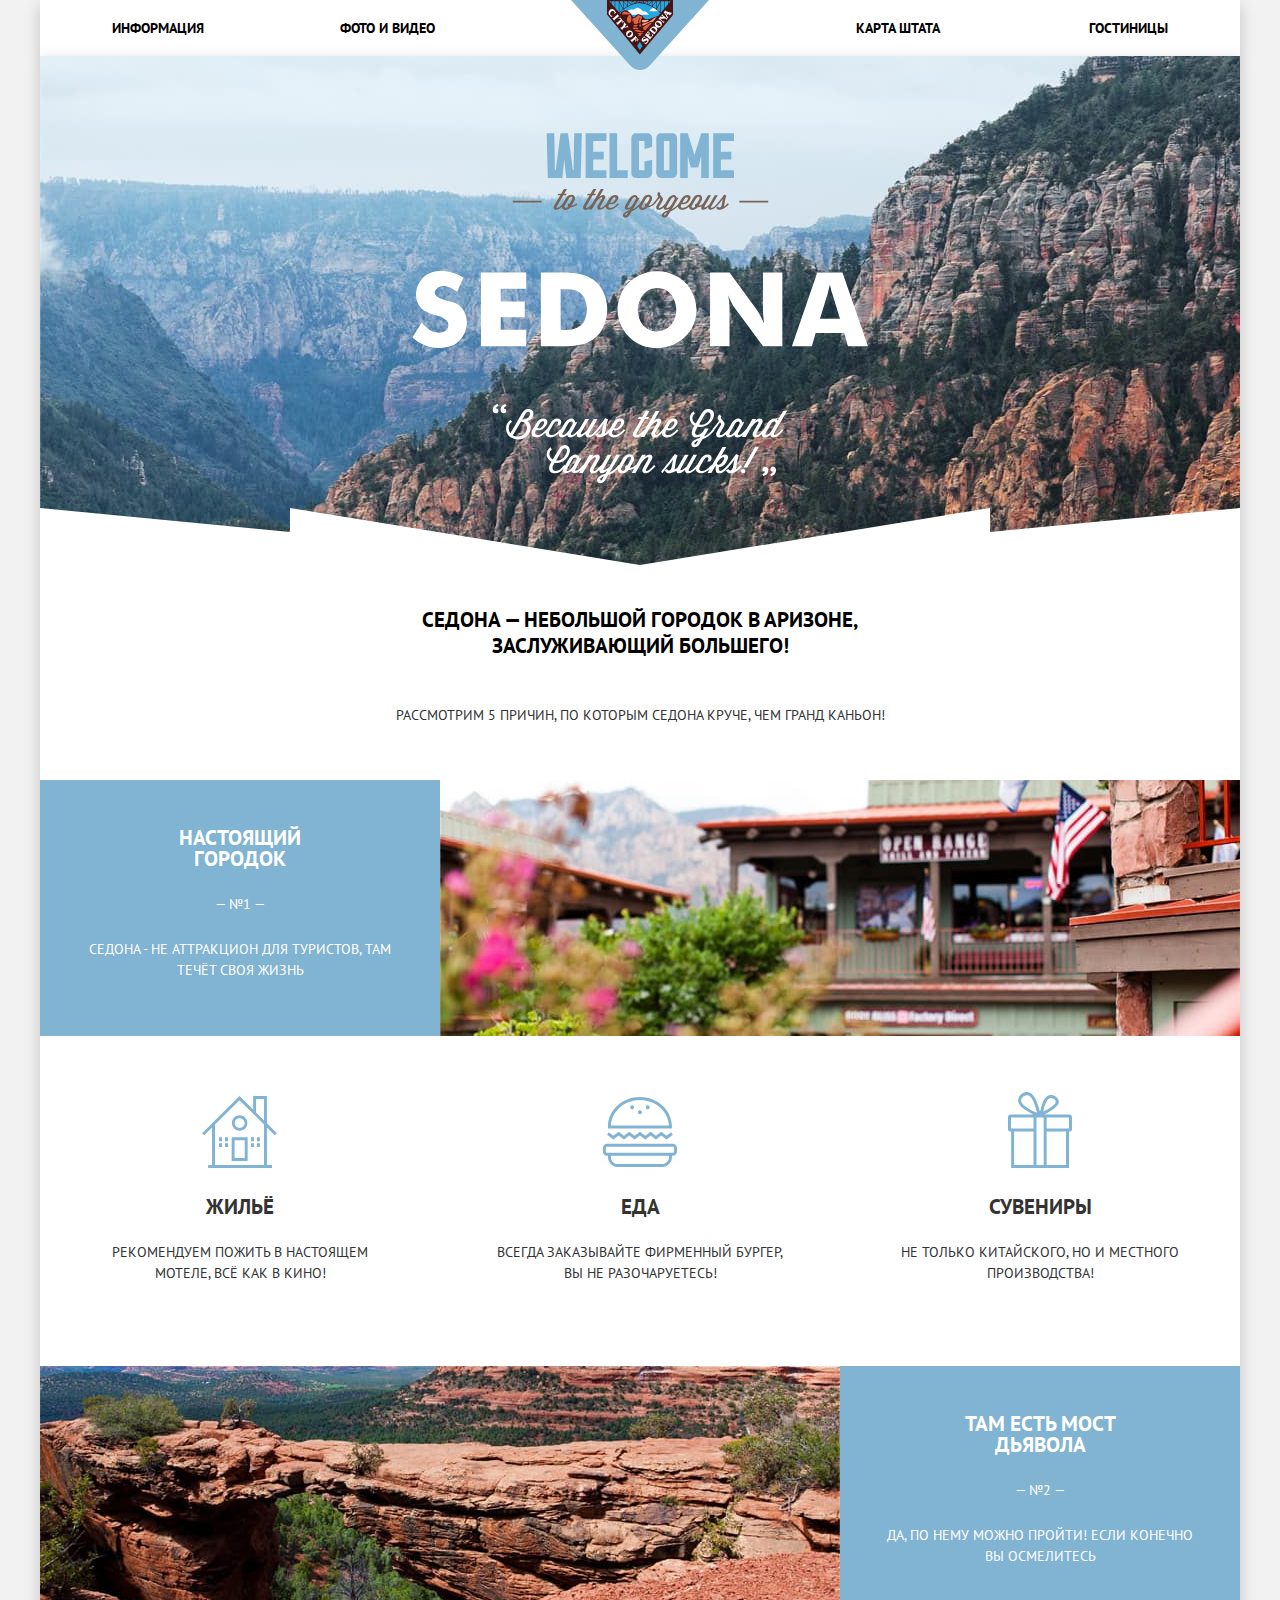
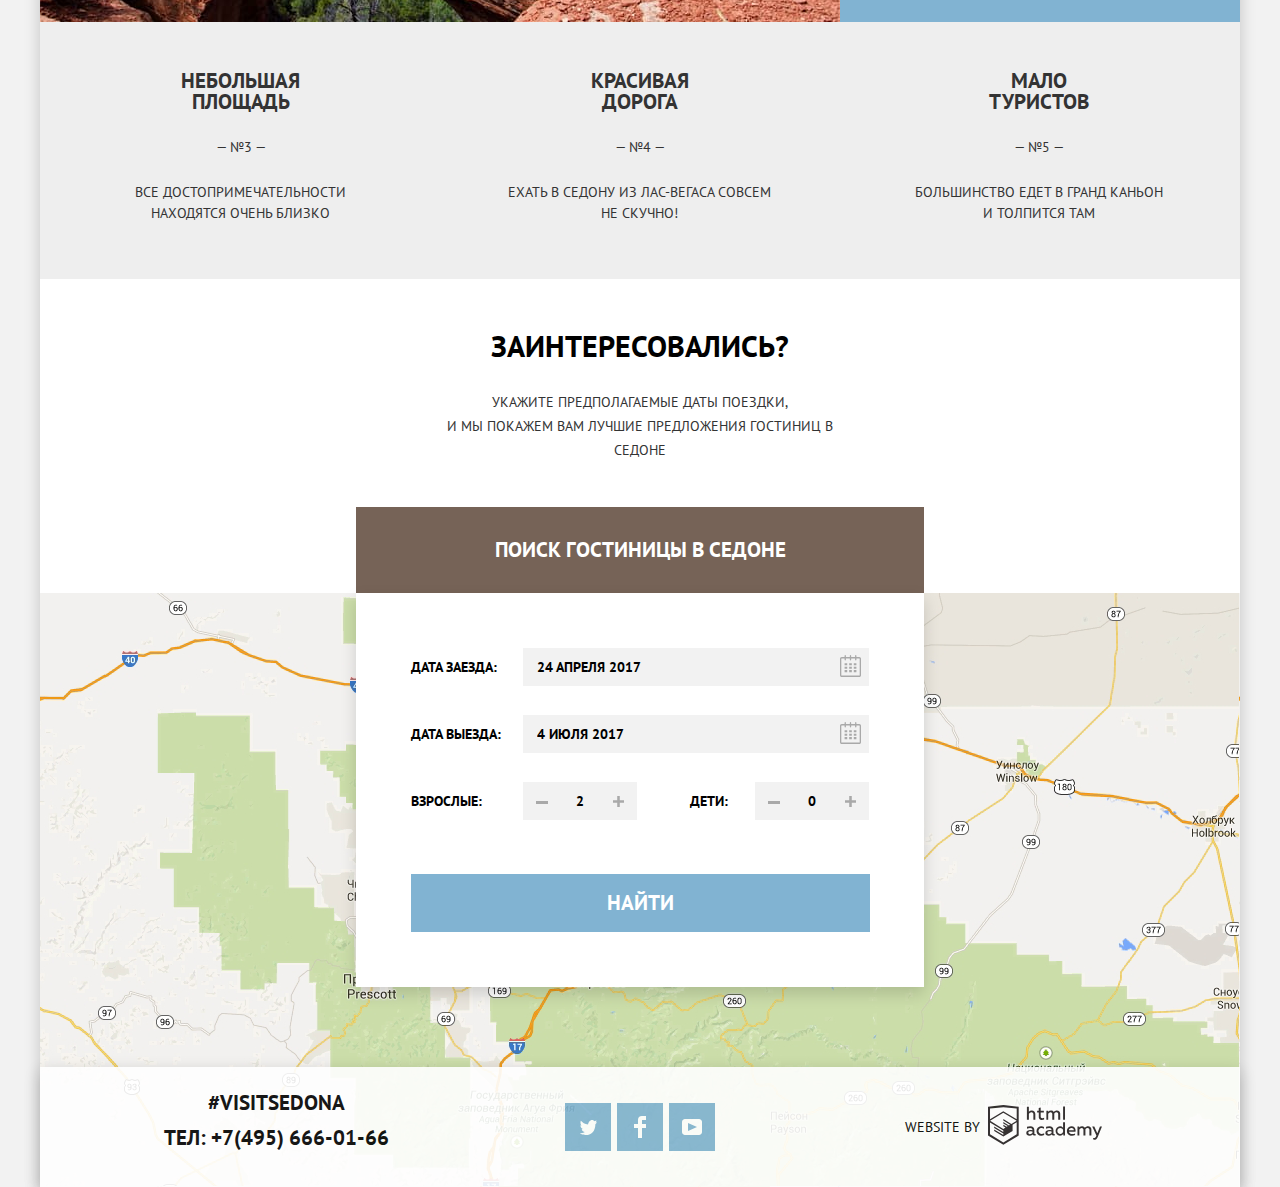
<file: index.html>
<!DOCTYPE html>
<html class="page" lang="ru">
  <head>
    <meta charset="utf-8">
    <title>Седона — аутентичный городок в Аризоне</title>
    <link href="https://fonts.googleapis.com/css2?family=PT+Sans:wght@400;700&display=swap" rel="stylesheet">
    <link href="css/normalize.css" rel="stylesheet">
    <link href="css/min.style.css" rel="stylesheet">
  </head>
  <body class="page-body">

    <header class="main-header">
      <nav class="main-navigation">
        <a class="main-header-logo">
          <img src="img/logo.svg" width="138" height="70" alt="Логотип сайта городка Седона">
        </a>
        <ul class="site-navigation">
          <li><a href="#">Информация</a></li>
          <li><a href="#">Фото и видео</a></li>
          <li><a href="#">Карта штата</a></li>
          <li><a href="hotels.html">Гостиницы</a></li>
        </ul>
      </nav>
    </header>

    <main class="container">
      <section class="main-lead">

        <div class="main-lead-image">
          <img src="img/welcome.svg" width="457" height="351" alt="Welcome to the gorgeous Sedona">
        </div>
        <div class="main-lead-text">
          <p>
            Седона — небольшой городок в Аризоне, заслуживающий большего!
          </p>
        </div>
        <div class="features-header">
          <h2>Рассмотрим 5 причин, по которым Седона круче, чем гранд каньон!</h2>
        </div>
      </section>

      <section class="features">

        <div class="features-text">
          <h3>Настоящий городок</h3>
          <span>— №1 —</span>
          <p>Седона - не аттракцион для туристов, там течёт своя жизнь</p>
        </div>
        <div class="features-image">
          <img class="features-image-item" src="img/real-town.jpg" width="800" height="256" alt="Седона — это настоящий городок в Аризоне, а не атракцион для туристов">
        </div>
      </section>

      <section class="main-recommend">
        <h2 class="visually-hidden">Рекомендуем</h2>
        <ul class="recommend-list">
          <li>
            <h3 class="header-housing">Жильё</h3>
            <p>Рекомендуем пожить в настоящем мотеле, всё как в кино!</p>
          </li>
          <li>
            <h3 class="header-food">Еда</h3>
            <p>Всегда заказывайте фирменный бургер, вы не разочаруетесь!</p>
          </li>
          <li>
            <h3 class="header-souvenirs">Сувениры</h3>
            <p>Не только китайского, но и местного производства!</p>
          </li>
        </ul>
      </section>

      <section class="features">
        <div class="features-text features-text-right">
          <h3>Там есть Мост дьявола</h3>
          <span>— №2 —</span>
          <p>Да, по нему можно пройти! Если конечно вы осмелитесь</p>
        </div>
        <div class="features-image features-image-left">
          <img class="features-image-item" src="img/devils-bridge.jpg" width="800" height="256" alt="Мост Дьявола над пропастью">
        </div>
      </section>

      <section class="features features-last">
        <div class="features-text">
          <h3>Небольшая площадь</h3>
          <span>— №3 —</span>
          <p>все достопримечательности<br> находятся очень близко</p>
        </div>
        <div class="features-text">
          <h3>Красивая дорога</h3>
          <span>— №4 —</span>
          <p>ехать в Седону из Лас-Вегаса совсем не&nbsp;скучно!</p>
        </div>
        <div class="features-text">
          <h3>Мало туристов</h3>
          <span>— №5 —</span>
          <p>большинство едет в&nbsp;Гранд каньон и&nbsp;толпится там</p>
        </div>
      </section>

      <section class="main-form">
        <h2 class="visually-hidden">Форма поиска гостиниц в Седоне</h2>
        <div class="main-form-text">
          <span class="main-form-question">Заинтересовались?</span>
          <p>
            Укажите предполагаемые даты поездки,<br> и мы покажем вам лучшие предложения гостиниц в Седоне
          </p>
          <button class="button hidding-form" type="button"><span>Поиск гостиницы в Седоне</span></button>
        </div>

        <form class="main-form-search" action="https://echo.htmlacademy.ru" method="post">
          <fieldset>
            <legend class="visually-hidden">Даты заезда и выезда</legend>
            <ul class="date-form-list">
              <li class="main-form-item">
                <label for="date-arrival">Дата заезда:</label>
                <div class="date-arrival-wrapper">
                  <input class="date-arrival-field" type="text" id="date-arrival" name="date-arrival" placeholder="24 апреля 2017" required>
                  <button class="button-calendar" type="button">
                    <span class="visually-hidden">Выбрать дату</span>
                    <svg width="21" height="23" fill="none" xmlns="http://www.w3.org/2000/svg">
                      <path fill-rule="evenodd" clip-rule="evenodd" d="M16.406 3.025h2.845c.966 0 1.749.822 1.749 1.837v16.302C21 22.179 20.217 23 19.251 23H1.75C.784 23 0 22.179 0 21.164V4.862c0-1.015.784-1.837 1.75-1.837h2.843V1.648c0-.381.294-.689.657-.689.362 0 .656.308.656.689v1.377h3.938V1.648c0-.381.294-.689.657-.689.361 0 .655.308.655.689v1.377h3.938V1.648c0-.381.293-.689.656-.689.362 0 .656.308.656.689v1.377zm3.159 18.459a.448.448 0 00.123-.32h.001V4.862a.449.449 0 00-.437-.459h-2.845v1.378c0 .381-.294.689-.656.689-.363 0-.656-.308-.656-.689V4.403h-3.938v1.378c0 .381-.294.689-.655.689-.363 0-.657-.308-.657-.689V4.403H5.907v1.378c0 .381-.294.689-.656.689-.363 0-.657-.308-.657-.689V4.403H1.75a.45.45 0 00-.438.459v16.302a.45.45 0 00.438.459h17.501a.448.448 0 00.314-.139z" fill="#A9A9A9"/>
                      <path fill-rule="evenodd" clip-rule="evenodd" d="M4.594 9.225h2.625v2.066H4.594V9.225zm0 3.443h2.625v2.067H4.594v-2.067zm2.625 3.444H4.594v2.066h2.625v-2.066zm1.969 0h2.625v2.066H9.188v-2.066zm2.625-3.444H9.188v2.067h2.625v-2.067zM9.188 9.225h2.625v2.066H9.188V9.225zm7.218 6.887h-2.625v2.066h2.625v-2.066zm-2.625-3.444h2.625v2.067h-2.625v-2.067zm2.625-3.443h-2.625v2.066h2.625V9.225z" fill="#A9A9A9"/>
                    </svg>
                  </button>
                </div>
              </li>
              <li class="main-form-item">
                <label for="date-departure">Дата выезда:</label>
                <div class="date-departure-wrapper">
                  <input class="date-departure-field" type="text" id="date-departure" name="date-departure" placeholder="4 июля 2017" required>
                  <button class="button-calendar" type="button">
                    <span class="visually-hidden">Выбрать дату</span>
                    <svg width="21" height="23" fill="none" xmlns="http://www.w3.org/2000/svg">
                      <path fill-rule="evenodd" clip-rule="evenodd" d="M16.406 3.025h2.845c.966 0 1.749.822 1.749 1.837v16.302C21 22.179 20.217 23 19.251 23H1.75C.784 23 0 22.179 0 21.164V4.862c0-1.015.784-1.837 1.75-1.837h2.843V1.648c0-.381.294-.689.657-.689.362 0 .656.308.656.689v1.377h3.938V1.648c0-.381.294-.689.657-.689.361 0 .655.308.655.689v1.377h3.938V1.648c0-.381.293-.689.656-.689.362 0 .656.308.656.689v1.377zm3.159 18.459a.448.448 0 00.123-.32h.001V4.862a.449.449 0 00-.437-.459h-2.845v1.378c0 .381-.294.689-.656.689-.363 0-.656-.308-.656-.689V4.403h-3.938v1.378c0 .381-.294.689-.655.689-.363 0-.657-.308-.657-.689V4.403H5.907v1.378c0 .381-.294.689-.656.689-.363 0-.657-.308-.657-.689V4.403H1.75a.45.45 0 00-.438.459v16.302a.45.45 0 00.438.459h17.501a.448.448 0 00.314-.139z" fill="#A9A9A9"/>
                      <path fill-rule="evenodd" clip-rule="evenodd" d="M4.594 9.225h2.625v2.066H4.594V9.225zm0 3.443h2.625v2.067H4.594v-2.067zm2.625 3.444H4.594v2.066h2.625v-2.066zm1.969 0h2.625v2.066H9.188v-2.066zm2.625-3.444H9.188v2.067h2.625v-2.067zM9.188 9.225h2.625v2.066H9.188V9.225zm7.218 6.887h-2.625v2.066h2.625v-2.066zm-2.625-3.444h2.625v2.067h-2.625v-2.067zm2.625-3.443h-2.625v2.066h2.625V9.225z" fill="#A9A9A9"/>
                    </svg>
                  </button>
                </div>
              </li>
            </ul>
          </fieldset>
          <fieldset>
            <legend class="visually-hidden">Количество людей</legend>
            <ul class="quantity-form-list">
              <li class="main-form-item">
                <label for="field-adults">Взрослые:</label>
                <div class="field-adults-wrapper">
                  <button type="button" class="quantity-button button-minus">
                    <span class="visually-hidden">Уменьшить количество</span>
                    <svg preserveAspectRatio="xMidYMid" width="12" height="3" fill="none" xmlns="http://www.w3.org/2000/svg">
                      <path fill="#A9A9A9" d="M0 0h12v3H0z"/>
                    </svg>
                  </button>
                  <input class="field-quantity-adults" type="number" id="field-adults" name="field-adults" value="2" min="0" max="999">
                  <button type="button" class="quantity-button button-plus">
                    <span class="visually-hidden">Увеличить количество</span>
                    <svg width="11" height="11" fill="none" xmlns="http://www.w3.org/2000/svg">
                      <path fill-rule="evenodd" clip-rule="evenodd" d="M4.23 6.77V11h2.54V6.77H11V4.23H6.77V0H4.23v4.23H0v2.54h4.23z" fill="#A9A9A9"/>
                    </svg>
                  </button>
                </div>
              </li>
              <li class="main-form-item">
                <label class="children" for="field-children">Дети:</label>
                <div class="field-children-wrapper">
                  <button type="button" class="quantity-button button-minus">
                    <span class="visually-hidden">Уменьшить количество</span>
                    <svg width="12" height="3" fill="none" xmlns="http://www.w3.org/2000/svg">
                      <path fill="#A9A9A9" d="M0 0h12v3H0z"/>
                    </svg>
                  </button>
                  <input class="field-quantity-children" type="number" id="field-children" name="field-children" value="0" min="0" max="999">
                  <button type="button" class="quantity-button button-plus">
                    <span class="visually-hidden">Увеличить количество</span>
                    <svg width="11" height="11" fill="none" xmlns="http://www.w3.org/2000/svg">
                      <path fill-rule="evenodd" clip-rule="evenodd" d="M4.23 6.77V11h2.54V6.77H11V4.23H6.77V0H4.23v4.23H0v2.54h4.23z" fill="#A9A9A9"/>
                    </svg>
                  </button>
                </div>
              </li>
            </ul>
          </fieldset>
          <button class="button find" type="submit">Найти</button>
        </form>
      </section>

      <section class="main-map">
        <h2 class="visually-hidden">Как до нас добраться</h2>
        <iframe src="https://www.google.com/maps/embed?pb=!1m18!1m12!1m3!1d703915.2076126119!2d-112.01338028595639!3d34.95847146930479!2m3!1f0!2f0!3f0!3m2!1i1024!2i768!4f13.1!3m3!1m2!1s0x872da132f942b00d%3A0x5548c523fa6c8efd!2z0KHQtdC00L7QvdCwLCDQkNGA0LjQt9C-0L3QsCA4NjMzNiwg0KHQqNCQ!5e0!3m2!1sru!2sru!4v1592084194366!5m2!1sru!2sru" width="1200" height="594" allowfullscreen title="Карта окрестностей Седоны"></iframe>
      </section>

    </main>

    <footer class="footer main-footer">
      <div class="footer-contacts">
        <p><a href="#">#visitSedona</a></p>
        <p>ТЕЛ: <a href="tel:+74956660166">+7(495) 666-01-66</a></p>
      </div>

      <div class="footer-social">
        <ul class="footer-social-list">
          <li>
            <a href="#" class="social-button">
              <span class="visually-hidden">Твиттер</span>
              <svg width="17" height="17" fill="none" xmlns="http://www.w3.org/2000/svg">
                <path d="M10.95 1.144c1.685-.496 2.984.27 3.577 1.18.673-.232 1.331-.482 2.011-.709a2.345 2.345 0 01-.857 1.768c.685.17 1.304-.49 1.304-.49-.169 1-1.006 1.787-1.563 2.023-.231 6.75-3.175 11.217-10.077 11.082h-.446c-.41 0-4.164-.46-4.898-1.887 2.271.196 3.893-.422 4.693-1.177-.96-.3-2.679-.477-2.979-2.95.349.106.564.228 1.19.12C1.705 9.246.374 8.53.448 6.33c.285.328 1.067.536 1.34.472-.703-.24-1.97-3.36-.894-4.952 1.818 1.854 3.735 3.606 7.152 3.773.208-2.293 1.137-3.83 2.904-4.479z" fill="#fff"/>
              </svg>
            </a>
          </li>
          <li>
            <a href="#" class="social-button">
              <span class="visually-hidden">Фейсбук</span>
              <svg width="12" height="22" fill="none" xmlns="http://www.w3.org/2000/svg">
                <path d="M12 4V0H8a4 4 0 00-4 4v4H0v4h4v10h4V12h4V8H8V4h4z" fill="#fff"/>
              </svg>
            </a>
          </li>
          <li>
            <a href="#" class="social-button">
              <span class="visually-hidden">Ютуб</span>
              <svg width="20" height="16" fill="none" xmlns="http://www.w3.org/2000/svg">
                <path fill-rule="evenodd" clip-rule="evenodd" d="M3 0h14c1.65 0 3 1.35 3 3v10c0 1.65-1.35 3-3 3H3c-1.65 0-3-1.35-3-3V3c0-1.65 1.35-3 3-3zm3.027 4.002v7.996L15.014 8 6.027 4.002z" fill="#fff"/>
              </svg>
            </a>
          </li>
        </ul>
      </div>

      <div class="footer-developer">
        <span class="footer-developer-text">Website by</span>
        <a class="dev-link" href="https://htmlacademy.ru/intensive/htmlcss">
          <span class="visually-hidden">HTML Academy</span>
          <svg width="115" height="41" fill="none" xmlns="http://www.w3.org/2000/svg">
            <path fill-rule="evenodd" clip-rule="evenodd" d="M15.52 1.057h-.17L0 2.72v28.776l15.35 9.343 15.352-9.344V2.72L15.52 1.057zm61.498 1.565h-1.93v13.11h1.93V2.621zm-36.156.01v5.136a3.976 3.976 0 012.849-1.23 3.387 3.387 0 012.614 1.007 3.55 3.55 0 011.015 2.662v5.556h-1.973v-5.297a1.984 1.984 0 00-.41-1.44 1.899 1.899 0 00-1.289-.718h-.316a3.081 3.081 0 00-2.448 1.5v5.955H38.9V2.633h1.963zm36.156 28.852h-1.74v-1.425a4.061 4.061 0 01-3.366 1.662c-2.437-.168-4.33-2.239-4.33-4.736 0-2.498 1.893-4.569 4.33-4.737a3.98 3.98 0 013.165 1.402v-5.33h1.941v13.164zm-29.952-1.425c.197-.008.392-.044.58-.107v1.435c-.398.153-.82.23-1.245.226a1.758 1.758 0 01-1.762-1.079 5.035 5.035 0 01-3.313 1.166c-1.593 0-3.07-.896-3.07-2.752 0-2.298 2.11-3.01 3.914-3.01.77.013 1.537.103 2.29.27v-.324c0-1.079-.802-1.91-2.31-1.91a7.682 7.682 0 00-3.166.69V22.83a10.56 10.56 0 013.365-.593c2.49 0 4.02 1.209 4.02 3.938v3.237a.592.592 0 00.13.429c.096.12.236.194.387.208h.18v.01zM40.27 28.84c.027.389.205.75.495 1.004.289.253.666.378 1.046.345h.116a3.537 3.537 0 002.542-1.079v-1.532a10.039 10.039 0 00-1.91-.227c-1.055 0-2.278.356-2.278 1.49h-.01zm15.752-5.902a5.183 5.183 0 00-2.712-.69h-.369a4.514 4.514 0 00-3.18 1.471 4.722 4.722 0 00-1.23 3.341v.442c.164 2.498 2.273 4.39 4.716 4.23 1.004.024 2-.187 2.912-.615v-1.845a5.185 5.185 0 01-2.564.69 2.885 2.885 0 01-2.657-1.426 3.024 3.024 0 010-3.07 2.884 2.884 0 012.657-1.427c.865-.003 1.71.26 2.427.755v-1.856zM66.15 30.06c.198-.008.393-.045.58-.108v1.435c-.397.153-.82.23-1.244.226a1.758 1.758 0 01-1.762-1.079 5.035 5.035 0 01-3.313 1.166c-1.593 0-3.07-.896-3.07-2.752 0-2.298 2.11-3.01 3.914-3.01.77.013 1.537.103 2.29.27v-.324c0-1.079-.802-1.91-2.311-1.91a7.682 7.682 0 00-3.165.69V22.83c1.084-.379 2.22-.58 3.365-.593 2.49 0 4.02 1.209 4.02 3.938v3.237a.592.592 0 00.129.429c.097.12.237.194.388.208h.18v.01zm-6.296-.212a1.468 1.468 0 01-.498-1.008h.021c0-1.133 1.16-1.489 2.279-1.489.642.015 1.281.09 1.91.227v1.532a3.537 3.537 0 01-2.543 1.079h-.116a1.404 1.404 0 01-1.053-.34zm9.472-2.918c0-1.644 1.304-2.977 2.912-2.977l.021.054c1.214 0 2.314.731 2.806 1.866v2.158a3.015 3.015 0 01-2.827 1.877c-1.608 0-2.912-1.333-2.912-2.978zm14.022-4.682c3.492 0 4.705 2.892 4.135 5.492h-6.562c.222 1.618 1.762 2.276 3.366 2.276a6.326 6.326 0 002.785-.636v1.726c-1 .436-2.08.646-3.165.615-2.67 0-5.012-1.532-5.012-4.769a4.572 4.572 0 011.145-3.268 4.37 4.37 0 013.076-1.469h.232v.033zm-2.48 3.927c.101-1.351 1.253-2.365 2.575-2.265h.042c.62-.057 1.234.17 1.675.62.442.449.666 1.075.614 1.71H80.87v-.065zm8.62 5.287v-8.966h1.74v1.079a3.983 3.983 0 012.934-1.37 3.001 3.001 0 012.785 1.51c.793-.881 1.9-1.399 3.07-1.435a3.192 3.192 0 012.489 1.01c.647.69.971 1.631.887 2.583v5.61h-2.004v-5.556a1.74 1.74 0 00-.366-1.262 1.665 1.665 0 00-1.132-.626h-.275a2.936 2.936 0 00-2.184 1.208v6.237H95.43v-5.557a1.742 1.742 0 00-.38-1.266 1.666 1.666 0 00-1.15-.611h-.21a3.153 3.153 0 00-2.333 1.392v6.074h-1.825l-.042-.054zm24.488-8.988h-2.005l-2.648 6.798-3.018-6.787h-2.11l4.221 9.063-.18.454c-.517 1.36-1.234 2.05-2.184 2.05a2.96 2.96 0 01-.897-.13v1.694c.38.096.77.147 1.161.151 1.329 0 2.585-.744 3.534-3.086l4.126-10.206zM52.689 6.787V3.55l-1.962.464v2.719h-1.583V8.49h1.646v4.5c-.067.826.234 1.64.82 2.213a2.653 2.653 0 002.197.743c.793.007 1.58-.121 2.332-.378v-1.726a4.647 4.647 0 01-1.783.356c-1.14 0-1.667-.389-1.667-1.575V8.513h3.165V6.787H52.69zm5.697 8.966V6.754h1.752v1.08a3.983 3.983 0 012.922-1.382 2.998 2.998 0 012.743 1.435c.793-.882 1.9-1.4 3.07-1.435.94-.037 1.85.347 2.491 1.052.64.704.949 1.66.843 2.617v5.62h-2.004v-5.556a1.743 1.743 0 00-.366-1.262 1.668 1.668 0 00-1.132-.626h-.243a2.937 2.937 0 00-2.184 1.209v6.236h-2.005v-5.557a1.742 1.742 0 00-.365-1.262 1.667 1.667 0 00-1.133-.626h-.242A3.153 3.153 0 0060.2 9.69v6.074h-1.815v-.01zm-29.689 14.55l.01-.006-.01.021v-.015zm0-11.983v11.983l-13.346 8.13-13.346-8.115V18.515l13.283 8.092v1.424l-9.105-5.503v1.414l9.157 5.621v1.5l-9.147-5.567v1.456l9.158 5.621 9.232-5.653v-6.107l4.114-2.492zm.01-1.542l-3.67 2.158-1.689 1.079-8.04-4.931v1.413l6.848 4.23-.148.097-1.055.582-5.665-3.452v1.445l4.473 2.72-1.055.722-3.376-2.05v1.414l2.215 1.338-2.247 1.36L2.11 16.863 15.31 8.729l13.399 8.049zm-13.42-9.506l13.42 8.081V4.563L15.362 3.13 2.015 4.564v10.79l13.273-8.082z" fill="#231F20"/>
          </svg>
        </a>
      </div>

    </footer>
    <script src="js/min.script.js"></script>
  </body>
</html>
</file>
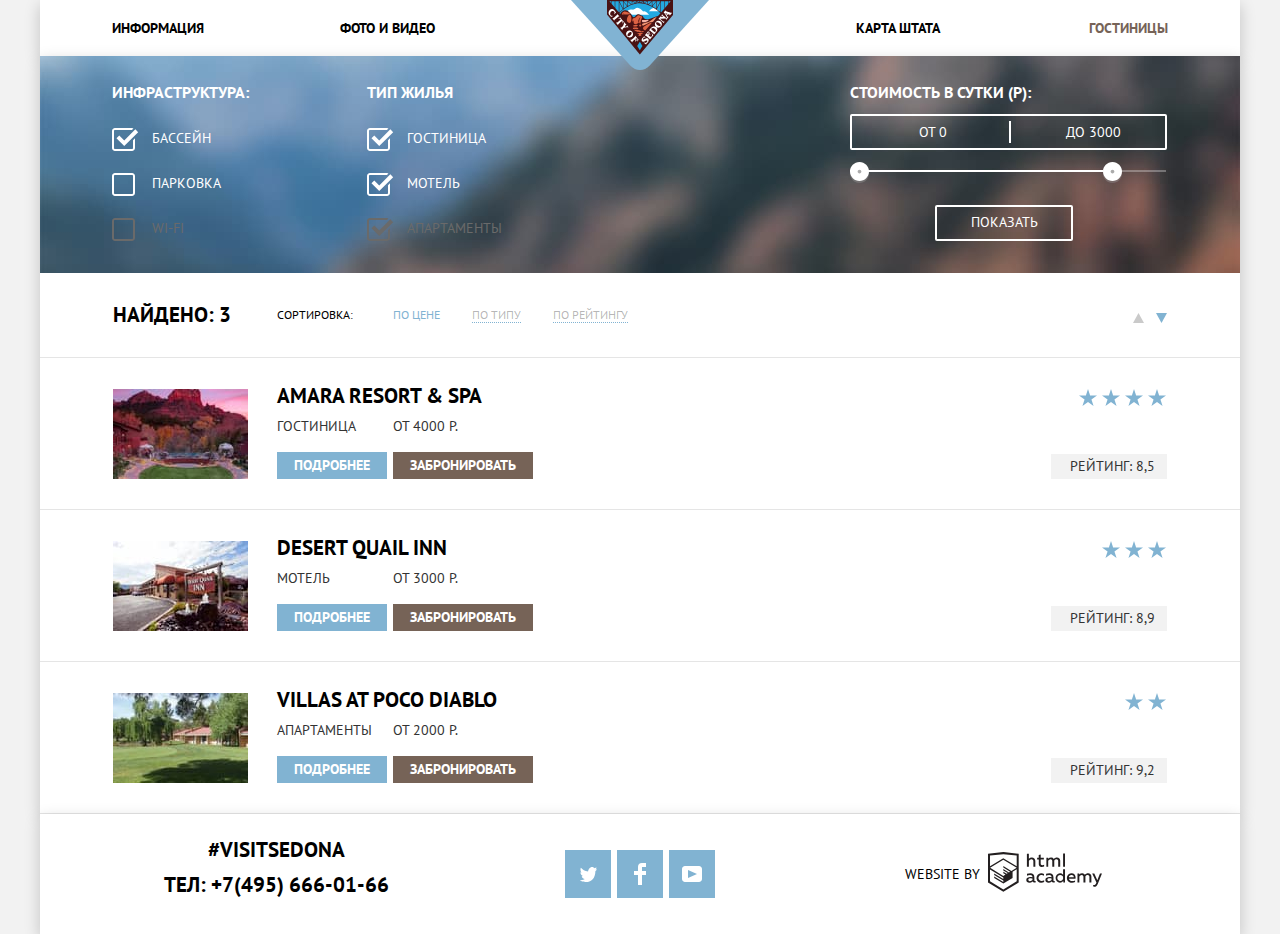
<file: hotels.html>
<!DOCTYPE html>
<html class="page" lang="ru">
  <head>
    <meta charset="utf-8">
    <title>Седона — аутентичный городок в Аризоне</title>
    <link href="https://fonts.googleapis.com/css2?family=PT+Sans:wght@400;700&display=swap" rel="stylesheet">
    <link href="css/normalize.css" rel="stylesheet">
    <link href="css/min.style.css" rel="stylesheet">
  </head>
  <body class="page-body">
    <header class="main-header">
      <nav class="main-navigation">
        <a class="main-header-logo" href="index.html">
          <img src="img/logo.svg" width="138" height="70" alt="Логотип сайта городка Седона">
        </a>
        <ul class="site-navigation">
          <li><a href="#">Информация</a></li>
          <li><a href="#">Фото и видео</a></li>
          <li><a href="#">Карта штата</a></li>
          <li class="site-navigation-current"><a>Гостиницы</a></li>
        </ul>
      </nav>
    </header>


    <main class="container">
      <h1 class="visually-hidden">Гостиницы в Седоне</h1>
      <section class="hotels-filter">
        <h2 class="visually-hidden">Фильтр гостиниц</h2>
        <form class="hotels-filter-form" action="https://echo.htmlacademy.ru" method="post">

          <fieldset class="fields-infrastructure">
            <legend>Инфраструктура:</legend>
            <ul class="fields-infrastructure-list">
              <li>
                <input class="visually-hidden filter-input-checkbox" id="pool" type="checkbox" name="pool" checked>
                <label for="pool">Бассейн</label>
              </li>
              <li>
                <input class="visually-hidden filter-input-checkbox" id="parking" type="checkbox" name="parking">
                <label for="parking">Парковка</label>
              </li>
              <li>
                <input class="visually-hidden filter-input-checkbox" disabled id="wi-fi" type="checkbox" name="wi-fi">
                <label for="wi-fi">Wi-fi</label>
              </li>
            </ul>
          </fieldset>

          <fieldset class="fields-type-hotel">
            <legend>Тип жилья</legend>
            <ul class="fields-type-list">
              <li>
                <input class="visually-hidden filter-input-checkbox" id="hotel" type="checkbox" name="hotel" checked>
                <label for="hotel">Гостиница</label>
              </li>
              <li>
                <input class="visually-hidden filter-input-checkbox" id="motel" type="checkbox" name="motel" checked>
                <label for="motel">Мотель</label>
              </li>
              <li>
                <input class="visually-hidden filter-input-checkbox" disabled id="apartments" type="checkbox" name="apartments" checked>
                <label for="apartments">Апартаменты</label>
              </li>
            </ul>
          </fieldset>

          <div class="price-fields-wrapper">
            <fieldset class="price-per-day">
              <legend>Стоимость в сутки (р):</legend>
              <ul class="price-fields-list">
                <li>
                  <label class="visually-hidden" for="min-price">Минимальная стоимость гостиницы в сутки</label>
                  <input id="min-price" type="number" name="min-price" step="100" placeholder="от 0" min="0">
                </li>
                <li>
                  <label class="visually-hidden" for="max-price">Максимальная стоимость гостиницы в сутки</label>
                  <input id="max-price" type="number" name="max-price" step="100" placeholder="до 3000" min="0">
                </li>
              </ul>

              <div class="range-slider-track">
                <div class="scale">
                  <div class="bar" style="
                    width: 80%;
                    margin-left: 0%;
                  "></div>
                </div>
                <div class="pin pin-min" tabindex="0" style="
                  left: 0%
                ">
                  <svg viewBox="0 0 19 21" width="19" height="21" fill="none" xmlns="http://www.w3.org/2000/svg">
                    <path opacity=".3" d="M9.5 19.09c-5.247 0-9.5-4.274-9.5-9.545v1.91C0 16.724 4.253 21 9.5 21c5.246 0 9.5-4.274 9.5-9.546V9.545c0 5.271-4.254 9.546-9.5 9.546z" fill="#ABABAB"/>
                    <path d="M9.5 19.09c5.247 0 9.5-4.273 9.5-9.545C19 4.274 14.747 0 9.5 0S0 4.274 0 9.545c0 5.272 4.253 9.546 9.5 9.546z" fill="#fff"/>
                    <path d="M9.5 11.454c1.05 0 1.9-.854 1.9-1.909 0-1.054-.85-1.909-1.9-1.909-1.05 0-1.9.855-1.9 1.91 0 1.054.85 1.909 1.9 1.909z" fill="#ABABAB"/>
                  </svg>
                </div>
                <div class="pin pin-max" tabindex="0" style="
                  left: 80%
                ">
                  <svg viewBox="0 0 19 21" width="19" height="21" fill="none" xmlns="http://www.w3.org/2000/svg">
                    <path opacity=".3" d="M9.5 19.09c-5.247 0-9.5-4.274-9.5-9.545v1.91C0 16.724 4.253 21 9.5 21c5.246 0 9.5-4.274 9.5-9.546V9.545c0 5.271-4.254 9.546-9.5 9.546z" fill="#ABABAB"/>
                    <path d="M9.5 19.09c5.247 0 9.5-4.273 9.5-9.545C19 4.274 14.747 0 9.5 0S0 4.274 0 9.545c0 5.272 4.253 9.546 9.5 9.546z" fill="#fff"/>
                    <path d="M9.5 11.454c1.05 0 1.9-.854 1.9-1.909 0-1.054-.85-1.909-1.9-1.909-1.05 0-1.9.855-1.9 1.91 0 1.054.85 1.909 1.9 1.909z" fill="#ABABAB"/>
                  </svg>
                </div>
              </div>
            </fieldset>
            <button class="hotels-filter-button" type="submit">Показать</button>
          </div>
        </form>
      </section>

      <div class="hotels-sort">
        <p>Найдено: <span>3</span></p>
        <h2>Сортировка:</h2>
        <ul class="hotels-sort-wrapper">
          <li class="sort-current">
            <a>По цене</a>
          </li>
          <li>
            <a href="#">По типу</a>
          </li>
          <li>
            <a href="#">По рейтингу</a>
          </li>
        </ul>
        <ul class="hotels-sort-quantity">
          <li class="sort-quantity-item ascending">
            <a href="#">
              <span class="visually-hidden">По возрастанию</span>
              <svg width="11" height="10" fill="none" xmlns="http://www.w3.org/2000/svg">
                <path d="M5.5 0L0 10h11L5.5 0z"/>
              </svg>
            </a>
          </li>
          <li class="sort-quantity-item descending active">
            <a>
              <span  class="visually-hidden">По убыванию</span>
              <svg width="11" height="10" fill="none" xmlns="http://www.w3.org/2000/svg">
                <path d="M5.5 10L0 0h11"/>
              </svg>
            </a>
          </li>
        </ul>
      </div>

      <section class="hotels-price">
        <h2 class="visually-hidden">Стоимость гостиниц в сутки</h2>
        <ul class="hotels-list">
          <li class="hotels-item">
            <div class="hotels-item-image">
              <img src="img/hotels-amara-resort.jpg" width="135" height="90" alt="Гостиница «Amara Resort & Spa»">
            </div>
            <div class="hotels-content-wrapper">
              <h3><a href="#" class="hotels-name">Amara Resort & Spa</a></h3>
              <div class="hotels-item-type">
                <span>Гостиница</span>
                <a href="#" class="hotels-button more-info">Подробнее</a>
              </div>
              <div class="hotels-item-price">
                <span>от 4000 р.</span>
                <a href="#" class="hotels-button booking">Забронировать</a>
              </div>
            </div>
            <div class="hotels-rating">
              <div class="hotels-stars-rating">
                <h4 class="visually-hidden">«Звездная» классификация жилья</h4>
                <ul class="hotels-stars-list">
                  <li class="hotels-star">
                    <svg role="img" aria-label="4 звезды из 5" width="19" height="17" fill="none" xmlns="http://www.w3.org/2000/svg">
                      <path d="M9.002 0l2.126 6.494h6.877l-5.564 4.012L14.566 17l-5.564-4.013L3.438 17l2.126-6.494L0 6.494h6.878L9.002 0z"/>
                    </svg>
                  </li>
                  <li class="hotels-star">
                    <svg width="19" height="17" fill="none" xmlns="http://www.w3.org/2000/svg">
                      <path d="M9.002 0l2.126 6.494h6.877l-5.564 4.012L14.566 17l-5.564-4.013L3.438 17l2.126-6.494L0 6.494h6.878L9.002 0z"/>
                    </svg>
                  </li>
                  <li class="hotels-star">
                    <svg width="19" height="17" fill="none" xmlns="http://www.w3.org/2000/svg">
                      <path d="M9.002 0l2.126 6.494h6.877l-5.564 4.012L14.566 17l-5.564-4.013L3.438 17l2.126-6.494L0 6.494h6.878L9.002 0z"/>
                    </svg>
                  </li>
                  <li class="hotels-star">
                    <svg width="19" height="17" fill="none" xmlns="http://www.w3.org/2000/svg">
                      <path d="M9.002 0l2.126 6.494h6.877l-5.564 4.012L14.566 17l-5.564-4.013L3.438 17l2.126-6.494L0 6.494h6.878L9.002 0z"/>
                    </svg>
                  </li>
                  <li>
                    <svg width="19" height="17" fill="none" xmlns="http://www.w3.org/2000/svg">
                      <path d="M9.002 0l2.126 6.494h6.877l-5.564 4.012L14.566 17l-5.564-4.013L3.438 17l2.126-6.494L0 6.494h6.878L9.002 0z"/>
                    </svg>
                  </li>
                </ul>
              </div>
              <div class="hotels-review-rating">
                <h4 class="visually-hidden">Рейтинг по отзывам</h4>
                <span>Рейтинг: 8,5</span>
              </div>
            </div>
          </li>
          <li class="hotels-item">
            <div class="hotels-item-image">
              <img src="img/hotels-desert-quail-inn.jpg" width="135" height="90" alt="Мотель «Desert Quail Inn»">
            </div>
            <div class="hotels-content-wrapper">
              <h3><a href="#" class="hotels-name">Desert Quail Inn</a></h3>
              <div class="hotels-item-type">
                <span>Мотель</span>
                <a href="#" class="hotels-button more-info">Подробнее</a>
              </div>
              <div class="hotels-item-price">
                <span>от 3000 р.</span>
                <a href="#" class="hotels-button booking">Забронировать</a>
              </div>
            </div>
            <div class="hotels-rating">
              <div class="hotels-stars-rating">
                <h4 class="visually-hidden">«Звездная» классификация жилья</h4>
                <ul class="hotels-stars-list">
                  <li class="hotels-star">
                    <svg role="img" aria-label="3 звезды из 5" width="19" height="17" fill="none" xmlns="http://www.w3.org/2000/svg">
                      <path d="M9.002 0l2.126 6.494h6.877l-5.564 4.012L14.566 17l-5.564-4.013L3.438 17l2.126-6.494L0 6.494h6.878L9.002 0z"/>
                    </svg>
                  </li>
                  <li class="hotels-star">
                    <svg width="19" height="17" fill="none" xmlns="http://www.w3.org/2000/svg">
                      <path d="M9.002 0l2.126 6.494h6.877l-5.564 4.012L14.566 17l-5.564-4.013L3.438 17l2.126-6.494L0 6.494h6.878L9.002 0z"/>
                    </svg>
                  </li>
                  <li class="hotels-star">
                    <svg width="19" height="17" fill="none" xmlns="http://www.w3.org/2000/svg">
                      <path d="M9.002 0l2.126 6.494h6.877l-5.564 4.012L14.566 17l-5.564-4.013L3.438 17l2.126-6.494L0 6.494h6.878L9.002 0z"/>
                    </svg>
                  </li>
                  <li>
                    <svg width="19" height="17" fill="none" xmlns="http://www.w3.org/2000/svg">
                      <path d="M9.002 0l2.126 6.494h6.877l-5.564 4.012L14.566 17l-5.564-4.013L3.438 17l2.126-6.494L0 6.494h6.878L9.002 0z"/>
                    </svg>
                  </li>
                  <li>
                    <svg width="19" height="17" fill="none" xmlns="http://www.w3.org/2000/svg">
                      <path d="M9.002 0l2.126 6.494h6.877l-5.564 4.012L14.566 17l-5.564-4.013L3.438 17l2.126-6.494L0 6.494h6.878L9.002 0z"/>
                    </svg>
                  </li>
                </ul>
              </div>
              <div class="hotels-review-rating">
                <h4 class="visually-hidden">Рейтинг по отзывам</h4>
                <span>Рейтинг: 8,9</span>
              </div>
            </div>
          </li>
          <li class="hotels-item">
            <div class="hotels-item-image">
              <img src="img/hotels-villas-at-poco-diablo.jpg" width="135" height="90" alt="Апартаменты «Villas at Poco Diablo»">
            </div>
            <div class="hotels-content-wrapper">
              <h3><a href="#" class="hotels-name">Villas at Poco Diablo</a></h3>
              <div class="hotels-item-type">
                <span>Апартаменты</span>
                <a href="#" class="hotels-button more-info">Подробнее</a>
              </div>
              <div class="hotels-item-price">
                <span>от 2000 р.</span>
                <a href="#" class="hotels-button booking">Забронировать</a>
              </div>
            </div>
            <div class="hotels-rating">
              <div class="hotels-stars-rating">
                <h4 class="visually-hidden">«Звездная» классификация жилья</h4>
                <ul class="hotels-stars-list">
                  <li class="hotels-star">
                    <svg role="img" aria-label="2 звезды из 5" width="19" height="17" fill="none" xmlns="http://www.w3.org/2000/svg">
                      <path d="M9.002 0l2.126 6.494h6.877l-5.564 4.012L14.566 17l-5.564-4.013L3.438 17l2.126-6.494L0 6.494h6.878L9.002 0z"/>
                    </svg>
                  </li>
                  <li class="hotels-star">
                    <svg width="19" height="17" fill="none" xmlns="http://www.w3.org/2000/svg">
                      <path d="M9.002 0l2.126 6.494h6.877l-5.564 4.012L14.566 17l-5.564-4.013L3.438 17l2.126-6.494L0 6.494h6.878L9.002 0z"/>
                    </svg>
                  </li>
                  <li>
                    <svg width="19" height="17" fill="none" xmlns="http://www.w3.org/2000/svg">
                      <path d="M9.002 0l2.126 6.494h6.877l-5.564 4.012L14.566 17l-5.564-4.013L3.438 17l2.126-6.494L0 6.494h6.878L9.002 0z"/>
                    </svg>
                  </li>
                  <li>
                    <svg width="19" height="17" fill="none" xmlns="http://www.w3.org/2000/svg">
                      <path d="M9.002 0l2.126 6.494h6.877l-5.564 4.012L14.566 17l-5.564-4.013L3.438 17l2.126-6.494L0 6.494h6.878L9.002 0z"/>
                    </svg>
                  </li>
                  <li>
                    <svg width="19" height="17" fill="none" xmlns="http://www.w3.org/2000/svg">
                      <path d="M9.002 0l2.126 6.494h6.877l-5.564 4.012L14.566 17l-5.564-4.013L3.438 17l2.126-6.494L0 6.494h6.878L9.002 0z"/>
                    </svg>
                  </li>
                </ul>
              </div>
              <div class="hotels-review-rating">
                <h4 class="visually-hidden">Рейтинг по отзывам</h4>
                <span>Рейтинг: 9,2</span>
              </div>
            </div>
          </li>
        </ul>
      </section>

    </main>


    <footer class="footer">
      <div class="footer-contacts">
        <p><a href="#">#visitSedona</a></p>
        <p>ТЕЛ: <a href="tel:+74956660166">+7(495) 666-01-66</a></p>
      </div>

      <div class="footer-social">
        <ul class="footer-social-list">
          <li>
            <a href="#" class="social-button">
              <span class="visually-hidden">Твиттер</span>
              <svg width="17" height="17" fill="none" xmlns="http://www.w3.org/2000/svg">
                <path d="M10.95 1.144c1.685-.496 2.984.27 3.577 1.18.673-.232 1.331-.482 2.011-.709a2.345 2.345 0 01-.857 1.768c.685.17 1.304-.49 1.304-.49-.169 1-1.006 1.787-1.563 2.023-.231 6.75-3.175 11.217-10.077 11.082h-.446c-.41 0-4.164-.46-4.898-1.887 2.271.196 3.893-.422 4.693-1.177-.96-.3-2.679-.477-2.979-2.95.349.106.564.228 1.19.12C1.705 9.246.374 8.53.448 6.33c.285.328 1.067.536 1.34.472-.703-.24-1.97-3.36-.894-4.952 1.818 1.854 3.735 3.606 7.152 3.773.208-2.293 1.137-3.83 2.904-4.479z" fill="#fff"/>
              </svg>
            </a>
          </li>
          <li>
            <a href="#" class="social-button">
              <span class="visually-hidden">Фейсбук</span>
              <svg width="12" height="22" fill="none" xmlns="http://www.w3.org/2000/svg">
                <path d="M12 4V0H8a4 4 0 00-4 4v4H0v4h4v10h4V12h4V8H8V4h4z" fill="#fff"/>
              </svg>
            </a>
          </li>
          <li>
            <a href="#" class="social-button">
              <span class="visually-hidden">Ютуб</span>
              <svg width="20" height="16" fill="none" xmlns="http://www.w3.org/2000/svg">
                <path fill-rule="evenodd" clip-rule="evenodd" d="M3 0h14c1.65 0 3 1.35 3 3v10c0 1.65-1.35 3-3 3H3c-1.65 0-3-1.35-3-3V3c0-1.65 1.35-3 3-3zm3.027 4.002v7.996L15.014 8 6.027 4.002z" fill="#fff"/>
              </svg>
            </a>
          </li>
        </ul>
      </div>

      <div class="footer-developer">
        <span class="footer-developer-text">Website by</span>
        <a class="dev-link" href="https://htmlacademy.ru/intensive/htmlcss">
          <span class="visually-hidden">HTML Academy</span>
          <svg width="115" height="41" fill="none" xmlns="http://www.w3.org/2000/svg">
            <path fill-rule="evenodd" clip-rule="evenodd" d="M15.52 1.057h-.17L0 2.72v28.776l15.35 9.343 15.352-9.344V2.72L15.52 1.057zm61.498 1.565h-1.93v13.11h1.93V2.621zm-36.156.01v5.136a3.976 3.976 0 012.849-1.23 3.387 3.387 0 012.614 1.007 3.55 3.55 0 011.015 2.662v5.556h-1.973v-5.297a1.984 1.984 0 00-.41-1.44 1.899 1.899 0 00-1.289-.718h-.316a3.081 3.081 0 00-2.448 1.5v5.955H38.9V2.633h1.963zm36.156 28.852h-1.74v-1.425a4.061 4.061 0 01-3.366 1.662c-2.437-.168-4.33-2.239-4.33-4.736 0-2.498 1.893-4.569 4.33-4.737a3.98 3.98 0 013.165 1.402v-5.33h1.941v13.164zm-29.952-1.425c.197-.008.392-.044.58-.107v1.435c-.398.153-.82.23-1.245.226a1.758 1.758 0 01-1.762-1.079 5.035 5.035 0 01-3.313 1.166c-1.593 0-3.07-.896-3.07-2.752 0-2.298 2.11-3.01 3.914-3.01.77.013 1.537.103 2.29.27v-.324c0-1.079-.802-1.91-2.31-1.91a7.682 7.682 0 00-3.166.69V22.83a10.56 10.56 0 013.365-.593c2.49 0 4.02 1.209 4.02 3.938v3.237a.592.592 0 00.13.429c.096.12.236.194.387.208h.18v.01zM40.27 28.84c.027.389.205.75.495 1.004.289.253.666.378 1.046.345h.116a3.537 3.537 0 002.542-1.079v-1.532a10.039 10.039 0 00-1.91-.227c-1.055 0-2.278.356-2.278 1.49h-.01zm15.752-5.902a5.183 5.183 0 00-2.712-.69h-.369a4.514 4.514 0 00-3.18 1.471 4.722 4.722 0 00-1.23 3.341v.442c.164 2.498 2.273 4.39 4.716 4.23 1.004.024 2-.187 2.912-.615v-1.845a5.185 5.185 0 01-2.564.69 2.885 2.885 0 01-2.657-1.426 3.024 3.024 0 010-3.07 2.884 2.884 0 012.657-1.427c.865-.003 1.71.26 2.427.755v-1.856zM66.15 30.06c.198-.008.393-.045.58-.108v1.435c-.397.153-.82.23-1.244.226a1.758 1.758 0 01-1.762-1.079 5.035 5.035 0 01-3.313 1.166c-1.593 0-3.07-.896-3.07-2.752 0-2.298 2.11-3.01 3.914-3.01.77.013 1.537.103 2.29.27v-.324c0-1.079-.802-1.91-2.311-1.91a7.682 7.682 0 00-3.165.69V22.83c1.084-.379 2.22-.58 3.365-.593 2.49 0 4.02 1.209 4.02 3.938v3.237a.592.592 0 00.129.429c.097.12.237.194.388.208h.18v.01zm-6.296-.212a1.468 1.468 0 01-.498-1.008h.021c0-1.133 1.16-1.489 2.279-1.489.642.015 1.281.09 1.91.227v1.532a3.537 3.537 0 01-2.543 1.079h-.116a1.404 1.404 0 01-1.053-.34zm9.472-2.918c0-1.644 1.304-2.977 2.912-2.977l.021.054c1.214 0 2.314.731 2.806 1.866v2.158a3.015 3.015 0 01-2.827 1.877c-1.608 0-2.912-1.333-2.912-2.978zm14.022-4.682c3.492 0 4.705 2.892 4.135 5.492h-6.562c.222 1.618 1.762 2.276 3.366 2.276a6.326 6.326 0 002.785-.636v1.726c-1 .436-2.08.646-3.165.615-2.67 0-5.012-1.532-5.012-4.769a4.572 4.572 0 011.145-3.268 4.37 4.37 0 013.076-1.469h.232v.033zm-2.48 3.927c.101-1.351 1.253-2.365 2.575-2.265h.042c.62-.057 1.234.17 1.675.62.442.449.666 1.075.614 1.71H80.87v-.065zm8.62 5.287v-8.966h1.74v1.079a3.983 3.983 0 012.934-1.37 3.001 3.001 0 012.785 1.51c.793-.881 1.9-1.399 3.07-1.435a3.192 3.192 0 012.489 1.01c.647.69.971 1.631.887 2.583v5.61h-2.004v-5.556a1.74 1.74 0 00-.366-1.262 1.665 1.665 0 00-1.132-.626h-.275a2.936 2.936 0 00-2.184 1.208v6.237H95.43v-5.557a1.742 1.742 0 00-.38-1.266 1.666 1.666 0 00-1.15-.611h-.21a3.153 3.153 0 00-2.333 1.392v6.074h-1.825l-.042-.054zm24.488-8.988h-2.005l-2.648 6.798-3.018-6.787h-2.11l4.221 9.063-.18.454c-.517 1.36-1.234 2.05-2.184 2.05a2.96 2.96 0 01-.897-.13v1.694c.38.096.77.147 1.161.151 1.329 0 2.585-.744 3.534-3.086l4.126-10.206zM52.689 6.787V3.55l-1.962.464v2.719h-1.583V8.49h1.646v4.5c-.067.826.234 1.64.82 2.213a2.653 2.653 0 002.197.743c.793.007 1.58-.121 2.332-.378v-1.726a4.647 4.647 0 01-1.783.356c-1.14 0-1.667-.389-1.667-1.575V8.513h3.165V6.787H52.69zm5.697 8.966V6.754h1.752v1.08a3.983 3.983 0 012.922-1.382 2.998 2.998 0 012.743 1.435c.793-.882 1.9-1.4 3.07-1.435.94-.037 1.85.347 2.491 1.052.64.704.949 1.66.843 2.617v5.62h-2.004v-5.556a1.743 1.743 0 00-.366-1.262 1.668 1.668 0 00-1.132-.626h-.243a2.937 2.937 0 00-2.184 1.209v6.236h-2.005v-5.557a1.742 1.742 0 00-.365-1.262 1.667 1.667 0 00-1.133-.626h-.242A3.153 3.153 0 0060.2 9.69v6.074h-1.815v-.01zm-29.689 14.55l.01-.006-.01.021v-.015zm0-11.983v11.983l-13.346 8.13-13.346-8.115V18.515l13.283 8.092v1.424l-9.105-5.503v1.414l9.157 5.621v1.5l-9.147-5.567v1.456l9.158 5.621 9.232-5.653v-6.107l4.114-2.492zm.01-1.542l-3.67 2.158-1.689 1.079-8.04-4.931v1.413l6.848 4.23-.148.097-1.055.582-5.665-3.452v1.445l4.473 2.72-1.055.722-3.376-2.05v1.414l2.215 1.338-2.247 1.36L2.11 16.863 15.31 8.729l13.399 8.049zm-13.42-9.506l13.42 8.081V4.563L15.362 3.13 2.015 4.564v10.79l13.273-8.082z" fill="#231F20"/>
          </svg>
        </a>
      </div>

    </footer>

  </body>
</html>
</file>
<file: css/min.style.css>
@-webkit-keyframes bounce{0%,to{transform:translateY(0)}70%{transform:translateY(30px)}90%{transform:translateY(-10px)}}@keyframes bounce{0%,to{transform:translateY(0)}70%{transform:translateY(30px)}90%{transform:translateY(-10px)}}@-webkit-keyframes shake{0%,to{transform:translateX(0)}10%,30%,50%,70%,90%{transform:translateX(-10px)}20%,40%,60%,80%{transform:translateX(10px)}}@keyframes shake{0%,to{transform:translateX(0)}10%,30%,50%,70%,90%{transform:translateX(-10px)}20%,40%,60%,80%{transform:translateX(10px)}}:root{--basic-light: #FFFFFF;--basic-light-opacity: rgba(255, 255, 255, 0.3);--basic-black: #000000;--basic-black-opacity: rgba(0, 0, 0, 0.3);--basic-dark: #333333;--basic-blue: #81B3D2;--basic-blue-hover: #669EC0;--basic-blue-active: #5496BD;--basic-gray: #A9A9A9;--basic-light-gray: #EEEEEE;--basic-brown: #766357;--basic-brown-hover: #604E43;--basic-brown-active: #503E33;--logo-developer: #231F20;--logo-developer-active: #BDBBBC;--color-checkbox-disabled: #6A6A6A;--input-background: #F2F2F2;--input-background-hover: #EBEBEB;--site-background: #F2F2F2;--input-border-focus: #E5E5E5;--shadow: 0px 5px 15px rgba(0, 1, 1, 0.2);--shadow-form: 0px 7px 15px rgba(0, 1, 1, 0.15);--not-active: #CACACA}.visually-hidden{position:absolute;width:1px;height:1px;margin:-1px;border:0;padding:0;clip:rect(0 0 0 0);overflow:hidden}body{min-width:1220;margin:0;padding:0;font-family:'PT Sans',Arial,sans-serif;font-size:14px;line-height:21px;font-weight:400;color:var(--basic-dark);background-color:var(--site-background)}a{text-decoration:none}img{max-width:100%;height:auto}.page{height:100%}.page-body{position:relative;min-height:100%;display:grid;grid-template-columns:1fr 1200px 1fr;grid-template-areas:'. header .' '. main .' '. footer .';grid-template-rows:-webkit-min-content -webkit-min-content -webkit-min-content;grid-template-rows:min-content min-content min-content}.main-header{-ms-grid-row:1;-ms-grid-column:2;grid-area:header;min-width:1200px;background-color:var(--basic-light);box-shadow:var(--shadow)}.main-navigation{display:flex;flex-direction:column;align-items:center;flex-wrap:wrap;font-size:14px;line-height:26px;font-style:400;font-weight:700;color:var(--basic-black);text-transform:uppercase}.main-header-logo{position:absolute;top:0;width:138px;height:70px}.site-navigation{display:grid;justify-content:space-between;grid-template-columns:1fr 1fr 1fr 1fr 1fr 1fr;box-sizing:border-box;width:100%;list-style:none;padding:0;margin:0}.site-navigation li{padding-top:15px;padding-bottom:15px;text-align:center;flex-grow:1}.site-navigation li:nth-child(1){padding-left:72px;text-align:left}.site-navigation li:nth-child(2){padding-left:100px;text-align:left}.site-navigation li:nth-child(3){grid-column-start:5;padding-left:0;padding-right:100px;text-align:right}.site-navigation li:nth-child(4){padding-left:0;padding-right:72px;text-align:right}.site-navigation-current a:not([href]){color:var(--basic-brown)}.site-navigation a{display:block;color:var(--basic-black)}.site-navigation a:hover{color:var(--basic-blue)}.site-navigation a:active{color:var(--basic-black-opacity)}.container{-ms-grid-row:2;-ms-grid-column:2;grid-area:main;background-color:var(--basic-light);box-shadow:var(--shadow)}.main-lead{display:grid;grid-template-rows:509px auto auto;grid-template-columns:1fr 470px 1fr}.features-text p,.main-lead p,h2{margin:0}.main-lead-image{box-sizing:border-box;width:100%;height:509px;grid-column-start:1;grid-column-end:4;background-color:var(--basic-dark);background-image:url(../img/jagged.svg),url(../img/background-photo.jpg);-o-object-fit:cover;object-fit:cover;background-position:bottom,center;background-repeat:no-repeat;text-align:center;padding-top:77px}.features-header h2,.main-lead-text{line-height:26px;text-align:center;text-transform:uppercase}.main-lead-text{padding-top:42px;padding-bottom:43px;grid-column-start:2;grid-column-end:3;font-style:700;font-weight:700;font-size:21px;color:var(--basic-black)}.features-header{grid-column-start:1;grid-column-end:-1;grid-row-start:3;grid-row-end:4}.features-header h2{padding-bottom:52px;font-size:14px;font-style:normal;font-weight:400}.features{display:grid;grid-template-columns:1fr 1fr 1fr;grid-template-rows:auto 1fr auto 1fr;background-color:var(--basic-blue)}.features-image{grid-column-start:2;grid-column-end:4;width:800px;height:256px}.features-image-left{grid-column-start:1;grid-column-end:3;grid-row-start:3;grid-row-end:4}.features-image-item{width:800px;height:256px;-o-object-fit:cover;object-fit:cover}.features-text-right{grid-column-start:3;grid-column-end:4;grid-row-start:3;grid-row-end:4}.features-last{background-color:var(--basic-light-gray);border:1px solid transparent}.features-text{display:flex;flex-direction:column;align-items:center;padding:47px 45px 54px;text-align:center;text-transform:uppercase;color:var(--basic-light)}.features-last h3,.features-text h3,.main-recommend h3{font-weight:700;font-size:21px;line-height:21px}.features-text h3{width:151px;margin:0 0 25px}.features-text span{margin-bottom:24px}.features-image{background-color:var(--basic-dark)}.main-recommend{grid-column-start:1;grid-column-end:-1}.main-recommend .recommend-list{display:grid;grid-template-columns:1fr 1fr 1fr}.features-last .features-text,.main-recommend{text-align:center;text-transform:uppercase;color:var(--basic-dark)}.recommend-list{list-style:none;margin:0;padding:0}.main-form,.main-form-text,.recommend-list li{display:flex;flex-direction:column;align-items:center}.recommend-list li{padding-left:55px;padding-right:55px}.main-recommend h3{position:relative;margin-top:160px;margin-bottom:25px}.header-food::after,.header-housing::after,.header-souvenirs::after{content:'';position:absolute;top:-100px;right:50%;width:75px;height:72px;margin-right:-37px;background-image:url(../img/icon-housing.svg);background-repeat:no-repeat;background-position:0 0}.header-food::after,.header-souvenirs::after{top:-99px;height:70px;background-image:url(../img/icon-food.svg)}.header-souvenirs::after{top:-105px;width:64px;height:77px;margin-right:-32px;background-image:url(../img/icon-souvenirs.svg)}.main-recommend p{margin:0 0 82px}.main-form,.main-form-text{flex-wrap:wrap}.main-form{position:relative}.main-form-text{margin-left:auto;margin-right:auto;padding-top:55px;background-color:var(--basic-light);text-align:center;line-height:24px;text-transform:uppercase}.main-form-question{margin-bottom:32px;font-weight:700;font-size:30px;text-transform:uppercase;color:var(--basic-black)}.main-form-text p{width:435px;margin:0 0 45px}.main-form-search{position:absolute;top:100%;display:flex;flex-wrap:wrap;margin-left:auto;margin-right:auto;box-sizing:border-box;padding:55px;width:568px;box-shadow:var(--shadow-form);background-color:var(--basic-light);-webkit-animation:bounce .6s;animation:bounce .6s}.form-error{-webkit-animation:shake .6s;animation:shake .6s}.hide{display:none}.button{font:inherit;font-size:21px;line-height:26px;font-style:normal;font-weight:700;text-align:center;color:var(--basic-light);vertical-align:middle;text-transform:uppercase;border:0}.button:active{color:var(--basic-light-opacity)}.hidding-form{width:568px;height:86px;padding:0;background-color:var(--basic-brown)}.hidding-form:hover{background-color:var(--basic-brown-hover)}.hidding-form:active{background-color:var(--basic-brown-active)}.main-form-search fieldset{padding:0;margin:0;border:0}.main-form-search ul{list-style:none}.date-form-list{margin:0;padding:0}.quantity-form-list{padding:0;display:flex;margin:0 0 54px}.quantity-form-list .main-form-item{display:flex}.quantity-form-list li:not(:last-child){margin-right:53px}.date-form-list li{margin-bottom:29px}.main-form-item{display:flex;flex-wrap:wrap}.main-form-item label{box-sizing:border-box;font-style:normal;font-weight:700;font-size:14px;line-height:26px;text-transform:uppercase;color:var(--basic-black);padding-top:6px;padding-bottom:6px;width:112px;padding-right:12px}.field-adults-wrapper input::-webkit-inner-spin-button,.field-adults-wrapper input::-webkit-outer-spin-button,.field-children-wrapper input::-webkit-inner-spin-button,.field-children-wrapper input::-webkit-outer-spin-button{-webkit-appearance:none;margin:0}.quantity-form-list input[type=number]{-moz-appearance:textfield}label.children{width:65px}.main-form-item input[type=number],.main-form-item input[type=text]{box-sizing:border-box;height:38px;font-style:normal;font-weight:700;font-size:14px;line-height:26px;text-transform:uppercase;color:var(--basic-black)}.main-form-item input[type=number]{padding-left:30px;padding-right:30px;width:114px;text-align:center}.main-form-item input[type=text]{width:346px}.main-form-item input{padding:6px 35px 6px 12px;font:inherit;background-color:var(--input-background);border:2px solid var(--input-background)}.main-form-item input:hover{background-color:var(--input-background-hover);border:2px solid var(--input-background-hover)}.main-form-item input:focus{background-color:var(--basic-light);border:2px solid var(--input-border-focus);outline:0}.main-form-item input::-webkit-input-placeholder{font-size:14px;line-height:26px;text-transform:uppercase;font-style:normal;font-weight:700;color:var(--basic-black)}.main-form-item input::-moz-placeholder{font-size:14px;line-height:26px;text-transform:uppercase;font-style:normal;font-weight:700;color:var(--basic-black)}.main-form-item input::placeholder{font-size:14px;line-height:26px;text-transform:uppercase;font-style:normal;font-weight:700;color:var(--basic-black)}.main-form-item button{padding:0}.date-arrival-wrapper,.date-departure-wrapper,.field-adults-wrapper,.field-children-wrapper{position:relative}.main-form-item .button-calendar{position:absolute;top:50%;right:0;width:38px;height:38px;margin-top:-18px}.button-calendar:hover path,.button-minus:hover path,.button-plus:hover path{fill:var(--basic-black)}.button-calendar:active path,.button-minus:active path,.button-plus:active path{fill:var(--basic-blue)}.main-form-item .quantity-button,.main-form-item button{font:inherit;font-weight:700;background-color:transparent;border:0}.main-form-item .quantity-button{position:absolute;width:38px;height:38px;vertical-align:middle}.main-form-item .button-minus{top:50%;left:0;margin-top:-21px}.main-form-item .button-plus{top:50%;right:0;margin-top:-18px}.find{margin-left:auto;margin-right:auto;padding:16px 196px;font-style:normal;background-color:var(--basic-blue)}.find:hover{background-color:var(--basic-blue-hover)}.find:active{background-color:var(--basic-blue-active)}.main-map{min-height:594px;font-size:0;line-height:0;background-image:url(../img/map.png)}.main-map iframe{border:0}.main-footer{position:absolute;bottom:-100%;left:0;right:0;opacity:.9}.footer{-ms-grid-row:3;-ms-grid-column:2;grid-area:footer;display:grid;grid-template-columns:1fr 1fr 1fr;justify-items:center;padding:23px 54px;font-weight:700;text-transform:uppercase;color:var(--basic-black);background-color:var(--basic-light);box-shadow:var(--shadow)}.footer-contacts p{margin:0 0 9px;text-align:center;font-size:21px;line-height:26px}.footer-contacts p:last-child{margin-bottom:13px}.footer-contacts a{color:var(--basic-black)}.footer-contacts a:hover{color:var(--basic-blue)}.social-button:active path{opacity:.3}.dev-link:focus,.footer-contacts a:focus,.social-button:focus{color:var(--basic-black-opacity)}.dev-link path{fill:var(--logo-developer)}.dev-link:hover path{fill:var(--basic-blue)}.dev-link:active path{fill:var(--logo-developer-active)}.footer-social{display:flex;align-items:center}.footer-social-list{display:flex;list-style:none;margin:0;padding:0}.footer-social-list li{margin-right:6px}.footer-social-list li:last-child{margin-right:0}.social-button{justify-content:center;width:46px;height:48px;color:inherit;background-color:var(--basic-blue)}.social-button:hover{background-color:var(--basic-blue-hover)}.social-button:active{background-color:var(--basic-blue-active)}.footer-developer,.social-button{display:flex;align-items:center}.footer-developer-text{margin-right:8px;font-style:normal;font-weight:400;font-size:14px;line-height:26px;text-align:center;text-transform:uppercase}.hotels-filter{width:1200px;height:217px;background-image:url(../img/hotels-background.jpg);background-repeat:no-repeat;background-color:var(--basic-dark);background-position:center}.hotels-filter-form{display:flex;box-sizing:border-box;width:100%;padding-top:26px;padding-left:72px;padding-right:73px;color:var(--basic-light)}.hotels-filter-form fieldset{margin:0;padding:0;border:0}.hotels-filter-form .fields-infrastructure{margin-right:118px}.hotels-filter-form .fields-type-hotel{margin-right:auto}fieldset.price-per-day{margin-bottom:13px}.fields-infrastructure legend,.fields-type-hotel legend,.price-per-day legend{margin-bottom:25px;font-weight:700;font-size:16px;line-height:21px;text-transform:uppercase}.price-per-day legend{margin-bottom:11px}.fields-infrastructure ul,.fields-type-hotel ul,.price-per-day ul{margin:0;padding:0;list-style:none;text-transform:uppercase}.range-slider-track{position:relative;box-sizing:border-box;width:316px;height:42px;padding-top:20px}.scale{width:316px;height:2px;background-color:var(--basic-light-opacity)}.range-slider-track .bar{width:85%;height:2px;background-color:var(--basic-light)}.pin,.pin:hover svg{position:absolute;top:50%}.pin{width:19px;height:21px;margin-top:-9px;padding:0;cursor:pointer}.pin:hover svg{width:23px;height:24px;text-align:center;vertical-align:middle;left:50%;transform:translateX(-50%) translateY(-50%)}.pin-min{left:0}.pin-max{left:252px}.fields-infrastructure-list li:not(:last-child),.fields-type-list li:not(:last-child){margin-bottom:24px}.fields-infrastructure input,.fields-type-hotel input{margin-right:16px}.fields-infrastructure label,.fields-type-hotel label{position:relative;display:block;padding-left:40px;cursor:pointer;-webkit-user-select:none;-moz-user-select:none;user-select:none}.filter-input-checkbox+label::before{content:'';position:absolute;left:0;top:0;width:23px;height:23px;background-image:url('data:image/svg+xml,%3Csvg width="23" height="23" fill="none" xmlns="http://www.w3.org/2000/svg"%3E%3Cpath fill-rule="evenodd" clip-rule="evenodd" d="M3 0h17c1.65 0 3 1.35 3 3v17c0 1.65-1.35 3-3 3H3c-1.65 0-3-1.35-3-3V3c0-1.65 1.35-3 3-3zm18 3c0-.542-.458-1-1-1H3c-.542 0-1 .458-1 1v17c0 .542.458 1 1 1h17c.542 0 1-.458 1-1V3z" fill="%23fff"/%3E%3C/svg%3E')}.filter-input-checkbox:checked+label::before{content:'';position:absolute;left:0;top:0;width:27px;height:23px;background-image:url('data:image/svg+xml,%3Csvg width="27" height="23" fill="none" xmlns="http://www.w3.org/2000/svg"%3E%3Cpath d="M7.285 7.486l-2.829 2.829 7.783 7.783L26.171 4.166l-2.828-2.829L12.24 12.439 7.285 7.486z" fill="%23fff"/%3E%3Cpath d="M21 20c0 .542-.458 1-1 1H3c-.542 0-1-.458-1-1V3c0-.542.458-1 1-1h16.908L21.493.415A2.96 2.96 0 0020 0H3C1.35 0 0 1.35 0 3v17c0 1.65 1.35 3 3 3h17c1.65 0 3-1.35 3-3v-9.829l-2 2V20z" fill="%23fff"/%3E%3C/svg%3E')}.filter-input-checkbox.disabled+label::before,.filter-input-checkbox:disabled+label::before{content:'';position:absolute;left:0;top:0;width:23px;height:23px;background-image:url('data:image/svg+xml,%3Csvg width="23" height="23" fill="none" xmlns="http://www.w3.org/2000/svg"%3E%3Cpath fill-rule="evenodd" clip-rule="evenodd" d="M3 0h17c1.65 0 3 1.35 3 3v17c0 1.65-1.35 3-3 3H3c-1.65 0-3-1.35-3-3V3c0-1.65 1.35-3 3-3zm18 3c0-.542-.458-1-1-1H3c-.542 0-1 .458-1 1v17c0 .542.458 1 1 1h17c.542 0 1-.458 1-1V3z" fill="%236A6A6A"/%3E%3C/svg%3E%0A')}.filter-input-checkbox.disabled:checked+label::before,.filter-input-checkbox:checked:disabled+label::before{content:'';position:absolute;left:0;top:0;width:27px;height:23px;background-image:url('data:image/svg+xml,%3Csvg width="27" height="23" fill="none" xmlns="http://www.w3.org/2000/svg"%3E%3Cpath d="M7.285 7.486l-2.829 2.829 7.783 7.783L26.171 4.166l-2.828-2.829L12.24 12.439 7.285 7.486z" fill="%236A6A6A"/%3E%3Cpath d="M21 20c0 .542-.458 1-1 1H3c-.542 0-1-.458-1-1V3c0-.542.458-1 1-1h16.908L21.493.415A2.96 2.96 0 0020 0H3C1.35 0 0 1.35 0 3v17c0 1.65 1.35 3 3 3h17c1.65 0 3-1.35 3-3v-9.829l-2 2V20z" fill="%236A6A6A"/%3E%3C/svg%3E%0A')}.filter-input-checkbox.disabled+label,.filter-input-checkbox.disabled:checked+label,.filter-input-checkbox:checked:disabled+label,.filter-input-checkbox:disabled+label{color:var(--color-checkbox-disabled);cursor:default}.filter-input-checkbox:focus+label::after{content:'';position:absolute;left:-3px;top:-3px;width:30px;height:30px;box-shadow:0 0 0 2px var(--basic-blue);border-radius:2px}.price-fields-wrapper{display:flex;flex-direction:column;justify-content:flex-start}.price-per-day .price-fields-list{position:relative;display:flex;justify-content:space-between;align-items:stretch;width:317px;height:36px;border:2px solid #fff;box-sizing:border-box;border-radius:2px}.price-per-day .price-fields-list::after{content:'';position:absolute;top:5px;left:157px;width:2px;height:22px;background-color:var(--basic-light)}.price-per-day input{padding:0;height:100%;text-align:center;color:var(--basic-light);border:0;background-color:transparent;font-size:14px;line-height:21px;text-transform:uppercase}.price-per-day input::-webkit-input-placeholder{color:#000;text-transform:uppercase;color:var(--basic-light)}.price-per-day input::-moz-placeholder{color:#000;text-transform:uppercase;color:var(--basic-light)}.price-per-day input::placeholder{color:#000;text-transform:uppercase;color:var(--basic-light)}.price-per-day input::-webkit-inner-spin-button,.price-per-day input::-webkit-outer-spin-button{-webkit-appearance:none;margin:0}.price-per-day input[type=number]{-moz-appearance:textfield}.hotels-filter-button{padding:5px 33px 6px 34px;margin-left:85px;margin-right:auto;line-height:21px;text-align:center;text-transform:uppercase;color:var(--basic-light);background-color:transparent;font:inherit;border:2px solid var(--basic-light);border-radius:2px}.hotels-filter-button:hover{background-color:var(--basic-light);color:var(--basic-black)}.hotels-sort{display:flex;align-items:center;padding:29px 73px}.hotels-sort h2,.hotels-sort p{text-transform:uppercase;color:var(--basic-black)}.hotels-sort p{margin:0 46px 0 0;font-weight:700;font-size:21px;line-height:26px}.hotels-sort h2{margin-right:40px;font-size:12px;line-height:18px;font-weight:400}.hotels-sort-quantity,.hotels-sort-wrapper{display:flex;padding:0;list-style:none;font-size:12px;line-height:18px;text-transform:uppercase}.hotels-sort-quantity{margin:0}.hotels-sort-wrapper{margin:0 auto 0 0}.hotels-sort-quantity{align-self:flex-end}.sort-quantity-item path{fill:var(--not-active)}.hotels-star path,.sort-quantity-item.active path{fill:var(--basic-blue)}.sort-quantity-item:hover:not(.active) path{fill:var(--basic-black)}.sort-quantity-item:active:not(.active) path{fill:var(--basic-blue)}.hotels-sort-wrapper li:not(:last-child){margin-right:32px}.hotels-sort-quantity li:not(:last-child){margin-right:12px}.hotels-sort-wrapper a{color:var(--basic-black-opacity);border-bottom:1px dotted var(--basic-blue)}.hotels-name:hover,.hotels-sort-wrapper a:hover{color:var(--basic-blue)}.hotels-sort-wrapper a:active{color:var(--basic-black);border:0}.sort-current a:not([href]){color:var(--basic-blue);border:0}.hotels-price{background-color:var(--basic-light)}.hotels-list{display:flex;flex-direction:column;justify-content:center;list-style:none;margin:0;padding:0;border-top:1px solid var(--input-border-focus)}.hotels-item{display:flex;padding:25px 73px 30px;border-bottom:1px solid var(--input-border-focus)}.hotels-item-image{align-self:flex-end;margin-right:29px;width:135px;height:90px;background-color:var(--input-background)}.hotels-item-image img{width:135px;height:90px;-o-object-fit:cover;object-fit:cover}.hotels-content-wrapper{display:flex;flex-wrap:wrap;margin-right:auto}.hotels-content-wrapper h3{flex-basis:100%;margin:0 0 7px}.hotels-name{font-style:normal;font-weight:700;font-size:21px;line-height:26px;text-transform:uppercase;color:var(--basic-black)}.hotels-name:active{color:var(--basic-black-opacity)}.hotels-item-type{margin-right:6px}.hotels-item-price,.hotels-item-type,.hotels-rating{display:flex;flex-direction:column}.hotels-rating{justify-content:space-between}.hotels-item-price span,.hotels-item-type span{margin-bottom:15px;font-size:14px;line-height:21px;text-transform:uppercase}.hotels-button,.hotels-review-rating span{font-style:normal;font-size:14px;line-height:21px;text-align:center;text-transform:uppercase}.hotels-button{font:inherit;font-weight:700;color:var(--basic-light);vertical-align:middle;border:0}.hotels-button:active{color:var(--basic-light-opacity)}.booking,.more-info{padding:3px 17px;background-color:var(--basic-brown)}.booking:hover{background-color:var(--basic-brown-hover)}.booking:active{background-color:var(--basic-brown-active)}.more-info{background-color:var(--basic-blue)}.more-info:hover{background-color:var(--basic-blue-hover)}.more-info:active{background-color:var(--basic-blue-active)}.hotels-stars-list{display:flex;flex-direction:row-reverse;padding:0;list-style:none}.hotels-stars-list li{padding-top:6px;padding-left:4px}.hotels-review-rating span{display:block;padding:2px 12px 2px 19px;font-weight:400;background-color:var(--input-background)}
</file>
